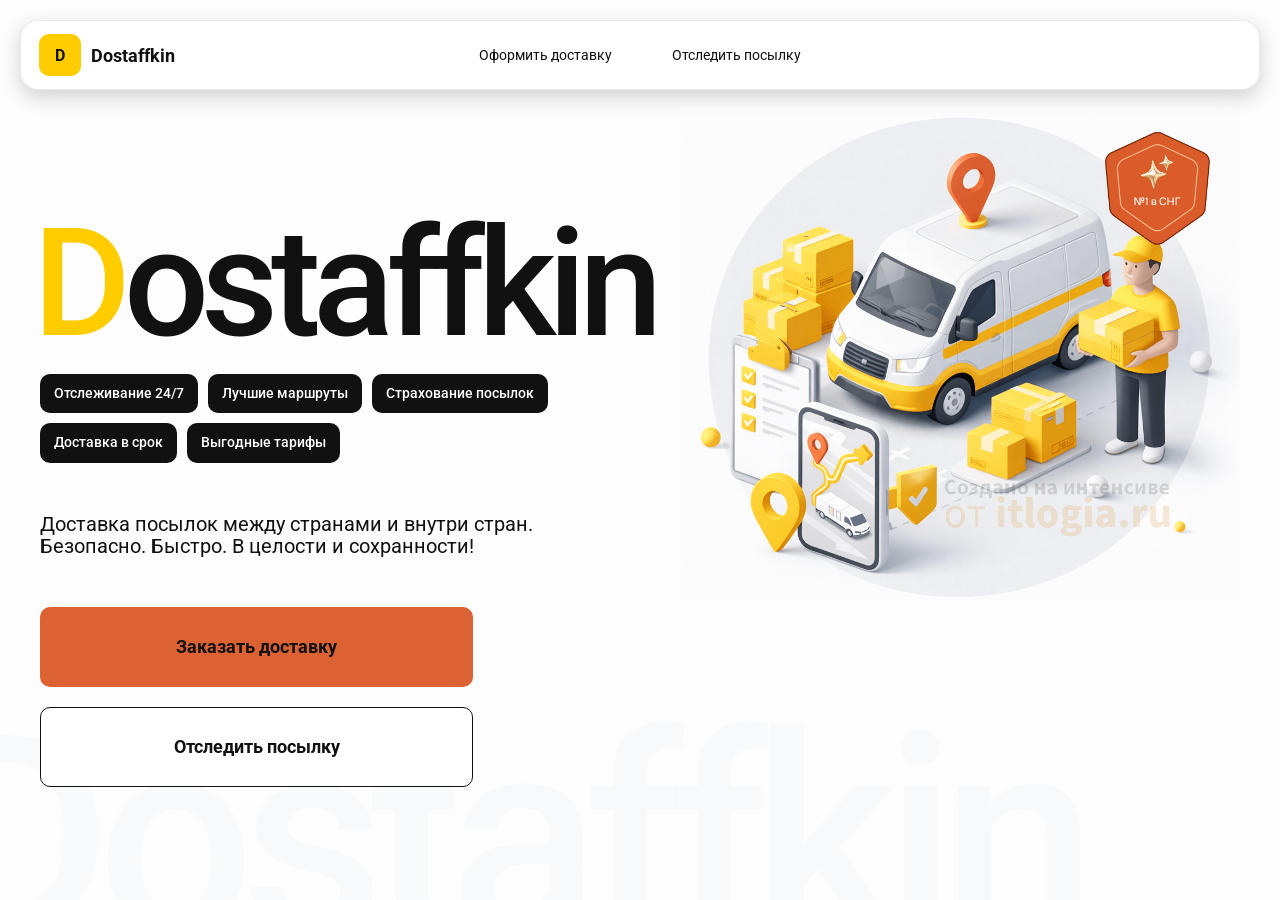
<file: index.html>
<!DOCTYPE html>
<html lang="ru">

<head>
    <meta charset="UTF-8"/>
    <meta name="viewport" content="width=device-width,initial-scale=1,maximum-scale=1,user-scalable=0" />
    <title>Dostaffkin — Доставка посылок между странами и внутри стран. Безопасно. Быстро. В целости и сохранности!
    </title>
    <link rel="stylesheet" href="styles/base.css" />
    <link rel="stylesheet" href="styles/base_adaptive.css" />
    <link rel="stylesheet" href="styles/index.css" />
    <link rel="stylesheet" href="styles/index_adaptive.css" />
</head>

<body>
    <div class="container">
        <header class="header">
            <a class="header-brand" href="#">
                <div class="header-logo">D</div>
                <div class="header-title">Dostaffkin</div>
            </a>
            <nav class="header-menu">
                <a class="header-link" href="./order.html">Оформить <span>доставку</span></a>
                <a class="header-link" href="./track.html">Отследить <span>посылку</span></a>
            </nav>
        </header>
        <main class="main">
            <section class="main-info">
                <div class="main-title">
                    <span>D</span>ostaffkin
                </div>
                <div class="main-features">
                    <div class="main-feature">Отслеживание 24/7</div>
                    <div class="main-feature">Лучшие маршруты</div>
                    <div class="main-feature">Страхование посылок</div>
                    <div class="main-feature">Доставка в срок</div>
                    <div class="main-feature">Выгодные тарифы</div>
                </div>
                <div class="main-description">
                    Доставка посылок между странами и внутри стран.
                    Безопасно. Быстро. В целости и сохранности!
                </div>
                <div class="main-actions">
                    <a class="button" type="button" href="./order.html">Заказать доставку</a>
                    <a class="button button-white" type="button" href="./track.html">Отследить посылку</a>
                </div>
            </section>
            <div class="main-title-ghost">Dostaffkin</div>
            <section class="main-image">
                <img src="images/main-image.png" alt="Main image" />
            </section>
        </main>
    </div>
</body>

</html>
</file>
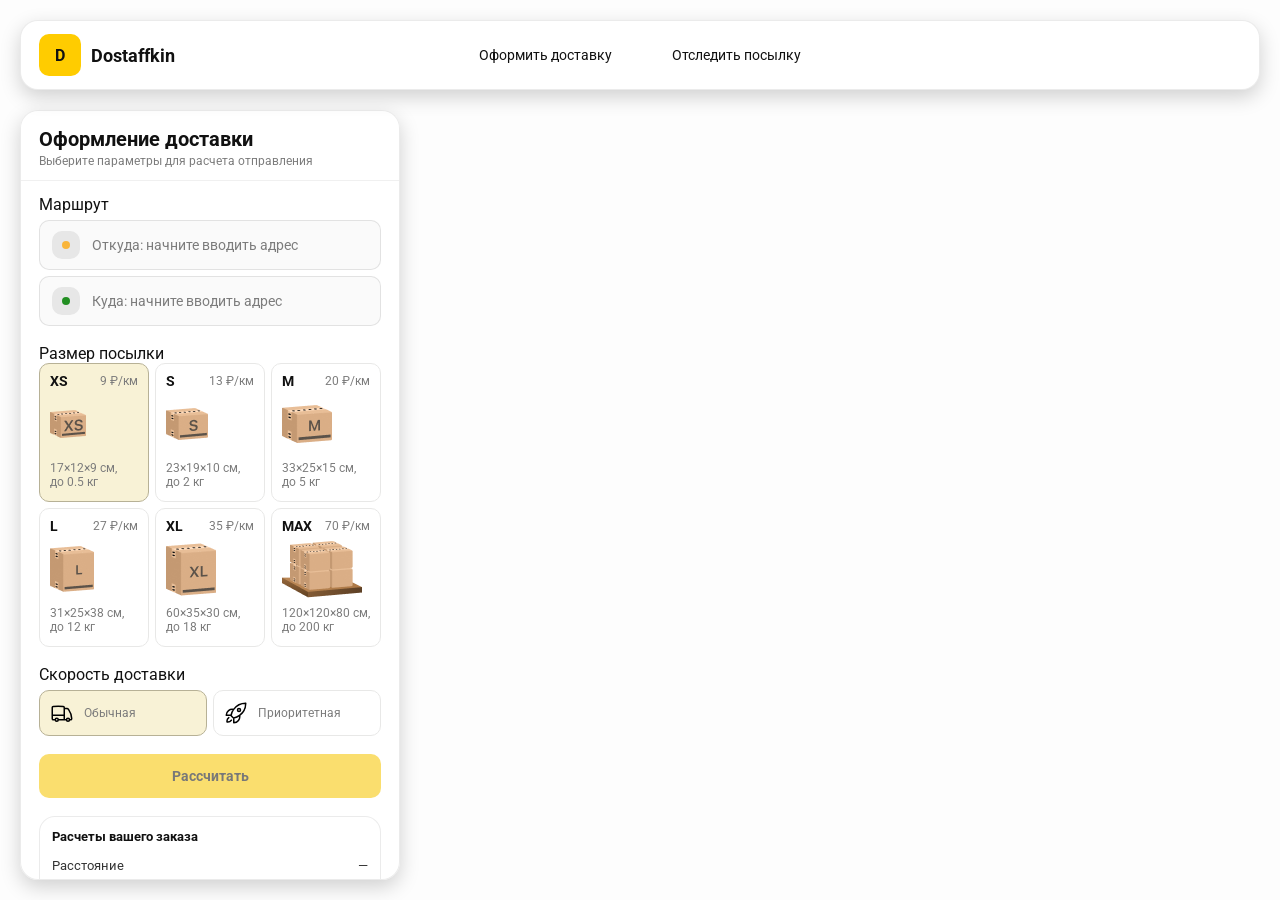
<file: order.html>
<!doctype html>
<html lang="ru">

<head>
    <meta charset="utf-8" />
    <meta name="viewport" content="width=device-width,initial-scale=1,maximum-scale=1,user-scalable=0" />
    <title>Оформление доставки</title>

    <link rel="stylesheet" href="styles/base.css" />
    <link rel="stylesheet" href="styles/base_adaptive.css" />

    <link rel="stylesheet" href="styles/order.css" />
    <link rel="stylesheet" href="styles/order_adaptive.css" />

    <script src="https://api-maps.yandex.ru/2.1/?lang=ru_RU&apikey=a2b507d7-438e-4785-ae05-ac6a55999b5f&suggest_apikey=eb65bd74-0336-4f77-8c39-ddab81bbb7f9" type="text/javascript"></script>
</head>

<body>
    <!-- block with map -->
    <div id="map"></div>

    <!-- header -->
    <header class="header">
        <a class="header-brand" href="./index.html">
            <div class="header-logo">D</div>
            <div class="header-title">Dostaffkin</div>
        </a>
        <nav class="header-menu">
            <a class="header-link" href="#">Оформить <span>доставку</span></a>
            <a class="header-link" href="./track.html">Отследить <span>посылку</span></a>
        </nav>
    </header>

    <!-- aside -->
    <aside class="main" id="sidebar">
        <div class="main-header">
            <div class="main-title">Оформление доставки</div>
            <div class="main-text">Выберите параметры для расчета отправления</div>
        </div>
        <div class="main-content">
            <!-- main-route -->
            <div class="main-route">
                <div class="main-block-title">Маршрут</div>
                <div class="main-fields">
                    <div class="main-field" id="fromField">
                        <div class="main-pin"></div>
                        <input id="from" placeholder="Откуда: начните вводить адрес" autocomplete="off" />
                        <div class="main-ac" id="fromAc" role="listbox" aria-label="Подсказки адресов"></div>
                    </div>

                    <div class="main-field" id="toField">
                        <div class="main-pin"></div>
                        <input id="to" placeholder="Куда: начните вводить адрес" autocomplete="off" />
                        <div class="main-ac" id="toAc" role="listbox" aria-label="Подсказки адресов"></div>
                    </div>
                </div>
            </div>
            <!-- main-package -->
            <div class="main-package">
                <div class="main-block-title">Размер посылки</div>

                <div class="main-sizes">
                    <div class="main-size-card is-active" data-value="xs">
                        <div class="main-size-top">
                            <div class="main-size-label">XS</div>
                            <div class="main-size-rate">9 ₽/км</div>
                        </div>
                        <div class="main-size-media">
                            <img src="images/sizes/xs.png" alt="Короб XS" />
                        </div>
                        <div class="main-size-description">17×12×9 см,<br>до 0.5 кг</div>
                    </div>

                    <div class="main-size-card" data-value="s">
                        <div class="main-size-top">
                            <div class="main-size-label">S</div>
                            <div class="main-size-rate">13 ₽/км</div>
                        </div>
                        <div class="main-size-media">
                            <img src="images/sizes/s.png" alt="Короб S" />
                        </div>
                        <div class="main-size-description">23×19×10 см,<br>до 2 кг</div>
                    </div>

                    <div class="main-size-card" data-value="m">
                        <div class="main-size-top">
                            <div class="main-size-label">M</div>
                            <div class="main-size-rate">20 ₽/км</div>
                        </div>
                        <div class="main-size-media">
                            <img src="images/sizes/m.png" alt="Короб M" />
                        </div>
                        <div class="main-size-description">33×25×15 см,<br>до 5 кг</div>
                    </div>

                    <div class="main-size-card" data-value="l">
                        <div class="main-size-top">
                            <div class="main-size-label">L</div>
                            <div class="main-size-rate">27 ₽/км</div>
                        </div>
                        <div class="main-size-media">
                            <img src="images/sizes/l.png" alt="Короб L" />
                        </div>
                        <div class="main-size-description">31×25×38 см,<br>до 12 кг</div>
                    </div>

                    <div class="main-size-card" data-value="xl">
                        <div class="main-size-top">
                            <div class="main-size-label">XL</div>
                            <div class="main-size-rate">35 ₽/км</div>
                        </div>
                        <div class="main-size-media">
                            <img src="images/sizes/xl.png" alt="Короб XL" />
                        </div>
                        <div class="main-size-description">60×35×30 см,<br>до 18 кг</div>
                    </div>

                    <div class="main-size-card" data-value="max">
                        <div class="main-size-top">
                            <div class="main-size-label">MAX</div>
                            <div class="main-size-rate">70 ₽/км</div>
                        </div>
                        <div class="main-size-media main-size-media-palleta">
                            <img src="images/sizes/max.png" alt="Паллета" />
                        </div>
                        <div class="main-size-description">120×120×80 см,<br>до 200 кг</div>
                    </div>
                </div>
            </div>
            <!-- main-speed -->
            <div class="main-speed">
                <div class="main-block-title">Скорость доставки</div>

                <div class="main-speeds">
                    <div class="main-speed-card is-active" data-value="regular">
                        <img class="main-speed-media" src="images/icons/regular.svg" alt="Regular" />
                        <div class="main-speed-description">Обычная</div>
                    </div>
                    <div class="main-speed-card" data-value="fast">
                        <img class="main-speed-media" src="images/icons/fast.svg" alt="Fast" />
                        <div class="main-speed-description">Приоритетная</div>
                    </div>

                </div>
            </div>
            <!-- main-calculate-block -->
            <div class="main-calculate-block">
                <button id="calc" class="button calculate-button" type="button" disabled>Рассчитать</button>
            </div>
            <!-- main-result -->
            <div class="main-result" id="result">
                <div class="main-result-title">Расчеты вашего заказа</div>
                <div class="main-result-lines">
                    <div class="main-result-line"><span>Расстояние</span><span id="distanceValue">—</span></div>
                    <div class="main-result-line"><span>Доставим через</span><span id="durationValue">—</span></div>
                    <div class="main-result-line"><span>Тариф</span><span id="rateValue">—</span></div>
                </div>
                <div class="main-price">
                    <div class="main-price-label">Итого</div>
                    <div class="main-price-value" id="totalValue">—</div>
                </div>
            </div>
            <!-- main-order-box -->
            <div class="main-order-box">
                <div class="main-order-form" id="orderForm">
                    <div class="main-order-title">Оформление доставки</div>
                    <div class="main-block-info-row">
                        <div class="main-block-title">Контакты</div>
                        <div class="order-fields">
                            <div class="main-field">
                                <input id="customerName" placeholder="Ваше имя" autocomplete="off" />
                            </div>
                            <div class="main-field">
                                <input id="customerPhone" placeholder="Ваш телефон" autocomplete="off"
                                    inputmode="tel" />
                            </div>
                        </div>
                    </div>
                    <div class="main-block-info-row extra-info">
                        <div class="main-block-title">Дополнительная информация</div>
                        <div class="main-field textarea">
                            <textarea id="comment" placeholder="Детали доставки и комментарии"></textarea>
                        </div>
                    </div>
                    <button id="submit" class="button main-submit-request" type="button" disabled>Отправить
                        заявку
                    </button>
                </div>

                <div class="main-order-success" id="orderSuccess">
                    <div class="main-success-icon">✓</div>
                    <div class="main-success-title">Заявка отправлена!</div>
                    <div class="main-success-title">Номер отправления – <span id="orderId"></span></div>
                    <div class="main-success-subtitle">Мы скоро свяжемся с вами</div>
                </div>
            </div>
        </div>
    </aside>
    <script src="./scripts/order.js"></script>
</body>

</html>
</file>
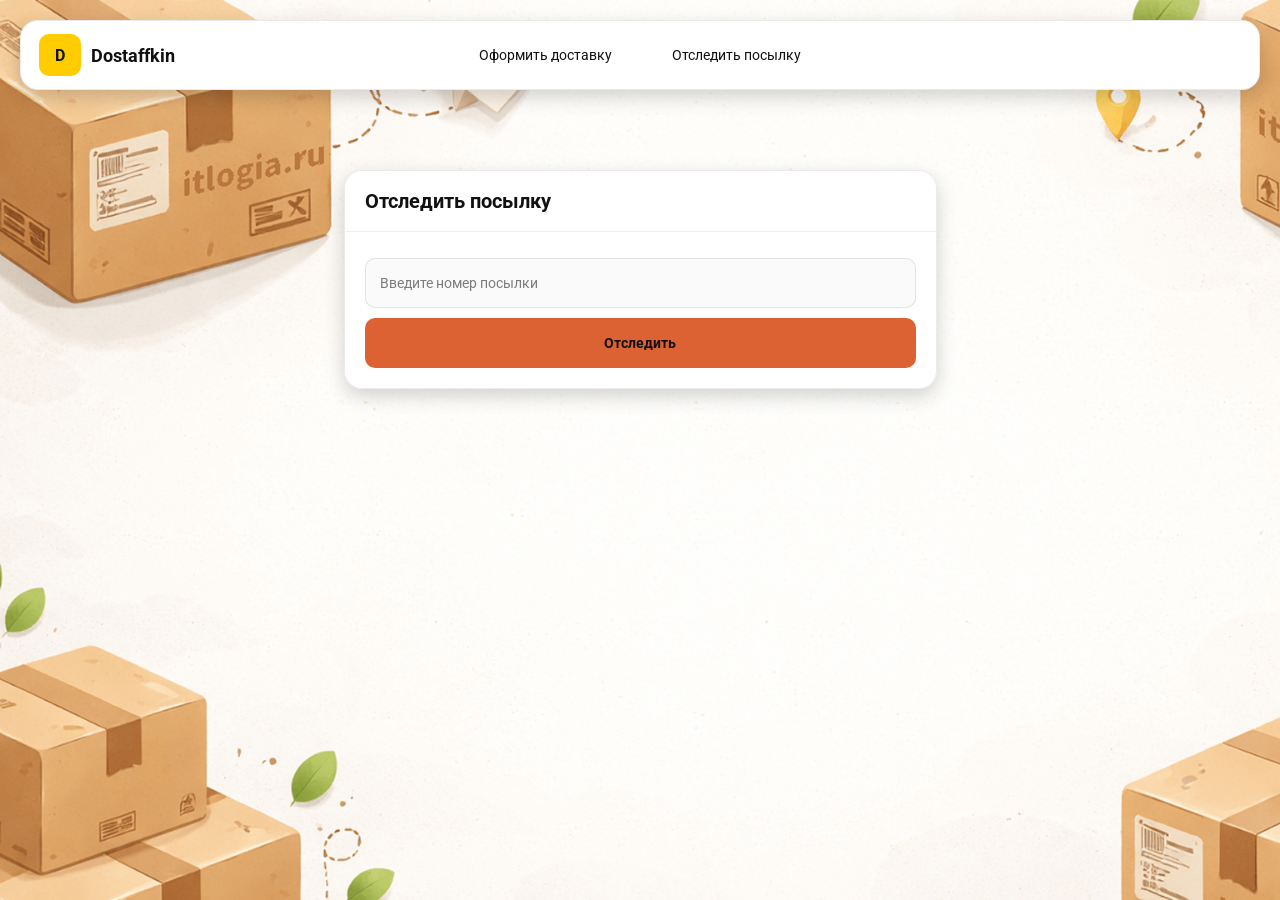
<file: track.html>
<!doctype html>
<html lang="ru">

<head>
    <meta charset="utf-8" />
    <meta name="viewport" content="width=device-width,initial-scale=1,maximum-scale=1,user-scalable=0" />
    <title>Отследить посылку</title>
    <link rel="stylesheet" href="styles/base.css" />
    <link rel="stylesheet" href="styles/base_adaptive.css" />

    <link rel="stylesheet" href="styles/track.css" />
    <link rel="stylesheet" href="styles/track_adaptive.css" />
</head>

<body>
    <div class="container">
        <!-- header -->
        <header class="header">
            <a class="header-brand" href="./index.html">
                <div class="header-logo">D</div>
                <div class="header-title">Dostaffkin</div>
            </a>
            <nav class="header-menu">
                <a class="header-link" href="./order.html">Оформить <span>доставку</span></a>
                <a class="header-link" href="#">Отследить <span>посылку</span></a>
            </nav>
        </header>

        <main class="track-content">
            <!-- track-search -->
            <section class="track-card track-search">
                <div class="track-title">Отследить посылку</div>
                <div class="track-action">
                    <div class="main-field track-field">
                        <input id="trackNumber" placeholder="Введите номер посылки" autocomplete="off" />
                    </div>
                    <button id="trackButton" class="button track-button" type="button">Отследить</button>
                </div>
            </section>
            <!-- track-result -->
            <section class="track-card track-result" id="trackResult">
                <div class="track-result-header">
                    <div class="track-id" id="trackIdValue"></div>
                    <div class="track-routes">
                        <div class="track-route">
                            <div class="track-route-pin">
                                <svg xmlns="http://www.w3.org/2000/svg" fill="none" viewBox="0 0 24 24"
                                    stroke-width="1.5" stroke="orange" class="size-6">
                                    <path stroke-linecap="round" stroke-linejoin="round"
                                        d="M15 10.5a3 3 0 1 1-6 0 3 3 0 0 1 6 0Z" />
                                    <path stroke-linecap="round" stroke-linejoin="round"
                                        d="M19.5 10.5c0 7.142-7.5 11.25-7.5 11.25S4.5 17.642 4.5 10.5a7.5 7.5 0 1 1 15 0Z" />
                                </svg>
                            </div>
                            <div class="track-route-address" id="trackFromValue">
                                Откуда: Москва, улица Арбат, 1
                            </div>
                        </div>
                        <div class="track-route track-route-arrow">
                            <svg xmlns="http://www.w3.org/2000/svg" fill="none" viewBox="0 0 24 24" stroke-width="1.5"
                                stroke="currentColor" class="size-6">
                                <path stroke-linecap="round" stroke-linejoin="round"
                                    d="M19.5 13.5 12 21m0 0-7.5-7.5M12 21V3" />
                            </svg>
                        </div>
                        <div class="track-route">
                            <div class="track-route-pin">
                                <svg xmlns="http://www.w3.org/2000/svg" fill="none" viewBox="0 0 24 24"
                                    stroke-width="1.5" stroke="green" class="size-6">
                                    <path stroke-linecap="round" stroke-linejoin="round"
                                        d="M15 10.5a3 3 0 1 1-6 0 3 3 0 0 1 6 0Z" />
                                    <path stroke-linecap="round" stroke-linejoin="round"
                                        d="M19.5 10.5c0 7.142-7.5 11.25-7.5 11.25S4.5 17.642 4.5 10.5a7.5 7.5 0 1 1 15 0Z" />
                                </svg>
                            </div>
                            <div class="track-route-address" id="trackToValue">
                                Куда: Минск, проспект Независимости, 58
                            </div>
                        </div>
                    </div>
                </div>
                <div class="track-info">
                    <div class="track-status-title">Статус данной посылки:</div>
                    <div class="track-status-list" id="trackStatusList">

                    </div>
                </div>
            </section>
        </main>
    </div>
    <script src="./scripts/track.js"></script>
</body>

</html>
</file>
<file: styles/base.css>
*, *::before, *::after {
    box-sizing: border-box;
}

@font-face {
    font-family: "Roboto";
    src: url("../fonts/Roboto-Regular.ttf");
    font-weight: normal;
}

@font-face {
    font-family: "Roboto";
    src: url("../fonts/Roboto-Bold.ttf");
    font-weight: bold;
}

@font-face {
    font-family: "Roboto";
    src: url("../fonts/Roboto-Medium.ttf");
    font-weight: 500;
}

html, body {
    margin: 0;
    color: #111111;
    font-family: "Roboto", sans-serif;
}

body {
    background: #FDFDFD;
}

.header {
    border-radius: 18px;
    box-shadow: 0 7px 20px 0 #0000002E;
    backdrop-filter: blur(10px);
    background: #ffffff;
    left: 20px;
    border: 1px solid rgba(0, 0, 0, 0.08);
    position: fixed;
    right: 20px;
    top: 20px;
    padding: 14px 18px;
    height: 70px;
    display: flex;
    align-items: center;
    z-index: 6;
}

.header-brand {
    display: flex;
    align-items: center;
    text-decoration: none;
    gap: 10px;
}

.header-logo {
    width: 42px;
    height: 42px;
    border-radius: 10px;
    background: #FFCC00;
    display: grid;
    place-items: center;
    font-weight: bold;
    color: #111;
}

.header-title {
    font-size: 18px;
    font-weight: bold;
    color: #111111;
    text-decoration: none;
}

.header-menu {
    display: flex;
    align-items: center;
    gap: 60px;
    margin: 0;
    position: absolute;
    left: 50%;
    transform: translateX(-50%);
}

.header-link {
    font-size: 14px;
    color: #111111;
    text-decoration: none;
}

.button {
    border: 0;
    outline: none;
    height: 44px;
    border-radius: 10px;
    font-size: 14px;
    font-weight: bold;
    cursor: pointer;
    font-family: inherit;
    transition: transform .08s ease, opacity .12s ease;
	background: #DC6133;
    /*background: #ffcc00;*/
    color: #111111;
    text-align: center;
    text-decoration: none;
}

.button:hover {
    background-color: #E5BC19;
}

.button:disabled {
    cursor: not-allowed;
    background-color: #FADE6E;
    color: #787878;
    transform: none;
}

.button.button-white {
    background: #ffffff;
    border: 1px solid #111111;
}

.button.button-white:hover {
    background: rgb(241 241 241);
}

.main-field {
    display: flex;
    align-items: center;
    margin-top: 6px;
    gap: 10px;
    border: 1px solid #1111111A;
    background: #FAFAFA;
    border-radius: 10px;
    padding: 10px 12px;
    position: relative;
    box-sizing: border-box;
    height: 50px;
}

.main-field.textarea {
    height: auto;
}

.main-pin {
    width: 28px;
    height: 28px;
    border-radius: 10px;
    background: rgba(17, 17, 17, 0.08);
    display: grid;
    place-items: center;
    flex: 0 0 auto;
    position: relative;
}

.main-pin::before {
    content: "";
    width: 8px;
    height: 8px;
    border-radius: 999px;
    background: orange;
    opacity: .75;
    display: block;
}

.main-field:last-child .main-pin::before {
    background: green;
    opacity: .85;
}

input, textarea {
    width: 100%;
    border: 0;
    outline: none;
    background: transparent;
    font-size: 14px;
    color: #111111;
    font-family: inherit;
}

textarea {
    resize: vertical;
    min-height: 72px;
    padding: 2px 0;
}

input::placeholder, textarea::placeholder {
    color: #7C7C7C;
}

.main-field:focus-within {
    border-color: rgba(0, 0, 0, 0.20);
    box-shadow: 0 0 0 4px rgba(255, 204, 0, 0.35);
    background: rgba(255, 255, 255, 0.75);
}
</file>
<file: styles/base_adaptive.css>
@media (max-width: 767px) {
    .header {
        left: 10px;
        right: 10px;
        top: 10px;
    }

    .header-link span {
        display: none;
    }

    .header-menu {
        gap: 20px;
        justify-content: flex-start;
        margin: 0 0 0 30px;
        position: static;
        transform: none;
    }
}

@media (max-width: 420px) {
    .header-title {
        display: none;
    }
}

@media (max-width: 374px) {
    .header-menu {
        gap: 10px;
        margin: 0 0 0 10px;
    }
}
</file>
<file: styles/index.css>
.container {
    overflow: hidden;
    min-height: 100vh;
}

.main {
    padding: 111px 40px 40px;
    position: relative;
    display: flex;
}

.main-info {
    max-width: 840px;
    width: 100%;
    position: relative;
}

.main-title {
    margin-top: 98px;
    font-weight: 500;
    font-size: 200px;
    line-height: 1;
    letter-spacing: -0.05em;
    color: #111111;
    left: -15px;
    position: relative;
}

.main-title span {
    color: #ffcc00;
}

.main-features {
    margin-top: 15px;
    display: flex;
    flex-wrap: wrap;
    gap: 10px;
}

.main-feature {
    background: #111111;
    color: #ffffff;
    padding: 12px 14px;
    font-weight: 500;
    font-size: 14px;
    line-height: 1.1;
    border-radius: 10px;
}

.main-description {
    margin-top: 50px;
    max-width: 500px;
    font-size: 20px;
    line-height: 1.1;
    color: #111111;
}

.main-actions {
    margin-top: 50px;
    display: flex;
    flex-direction: column;
    gap: 20px;
}

.main-actions .button {
    height: 80px;
    width: 433px;
    font-size: 18px;
    font-weight: bold;
    place-items: center;
    display: grid;
}

.main-title-ghost {
    position: absolute;
    z-index: -1;
    left: -70px;
    bottom: -150px;
    font-weight: 500;
    font-size: 278px;
    line-height: 1;
    letter-spacing: -0.05em;
    color: #ECEDF04D;
}

.main-image {
    width: 1024px;
    top: 100px;
    z-index: -2;
}

.main-image img {
    width: 100%;
    max-width: 1024px;
    height: auto;
    display: block;
}
</file>
<file: styles/index_adaptive.css>
@media (max-width: 1760px) {
    .main-title {
        font-size: 150px;
        left: -7px;
    }

    .main-info {
        max-width: 640px;
    }
}

@media (max-width: 1200px) {
    .main-info {
        max-width: 540px;
    }

    .main {
        padding: 111px 20px 20px;
    }

    .main-title {
        font-size: 120px;
        left: -4px;
    }

    .main-title-ghost {
        font-size: 220px;
    }
}

@media (max-width: 1024px) {
    .main-title {
        margin-top: 30px;
    }

    .main {
        flex-direction: column-reverse;
    }

    .main-image {
        max-width: 350px;
        position: absolute;
        left: 370px;
        top: 370px;
    }

    .main-info {
        max-width: 100%;
    }

    .main-actions {
        gap: 10px;
    }

    .main-actions .button {
        height: 50px;
        font-size: 14px;
        width: auto;
        max-width: 300px;
    }

    .main-description {
        max-width: 350px;
    }
}

@media (max-width: 570px) {
    .main-title {
        font-size: 88px;
    }

    .main-description {
        max-width: 100%
    }

    .main-actions {
       width: 100%;
    }

    .main-actions .button {
        width: 100%;
        max-width: 100%
    }

    .main-image {
        max-width: 650px;
        position: absolute;
        left: 170px;
        top: 70px;
        opacity: 0.2;
    }
}

@media (max-width: 400px) {
    .main-title {
        font-size: 70px;
    }
}
</file>
<file: styles/order.css>
#map {
    /* background-image: url("../images/order-bg.png");
    background-size: cover; */
    position: fixed;
    inset: 0;
}

.main {
    border-radius: 18px;
    box-shadow: 0 7px 20px 0 #0000002E;
    backdrop-filter: blur(10px);
    background: rgba(255, 255, 255, 0.96);
    left: 20px;
    border: 1px solid rgba(0, 0, 0, 0.08);
    position: fixed;
    top: 110px;
    bottom: 20px;
    width: 380px;
    display: flex;
    flex-direction: column;
    overflow: hidden;
    z-index: 5;
}

.main-header {
    padding: 18px 18px 12px 18px;
    border-bottom: 1px solid rgba(0, 0, 0, 0.06);
    display: flex;
    flex-direction: column;
}

.main-title {
    font-size: 20px;
    line-height: 100%;
    font-weight: bold;
}

.main-text {
    font-size: 12px;
    margin-top: 5px;
    color: #7C7C7C;
}

.main-content {
    padding: 14px 18px 18px 18px;
    overflow: auto;
    scrollbar-width: none;
    display: flex;
    flex-direction: column;
    gap: 18px;
    flex: 1;
}

.main-sizes {
    display: grid;
    gap: 6px;
    grid-template-columns: repeat(3, 1fr);
}

.main-size-card {
    border: 1px solid #E8E8E7;
    background: #FFFFFF;
    border-radius: 10px;
    padding: 10px;
    cursor: pointer;
    user-select: none;
    transition: transform .08s ease, border-color .12s ease, background .12s ease;
    min-height: 139px;
}

.main-size-card:hover {
    transform: translateY(-1px);
}

.main-size-card.is-active {
    background-color: #F8F2D6;
    border-color: #B7B196;
}

.main-size-top {
    display: flex;
    align-items: center;
    justify-content: space-between;
}

.main-size-label {
    font-weight: bold;
    font-size: 14px;
    color: #111111;
    line-height: 100%;
}

.main-size-rate {
    font-size: 12px;
    color: #7C7C7C;
    line-height: 100%;
}

.main-size-media {
    margin-top: 8px;
    height: 57px;
}

.main-size-description {
    margin-top: 8px;
    font-size: 12px;
    color: #7C7C7C;
    line-height: 1.2;
}

.calculate-button {
    width: 100%;
}

.main-result {
    border: 1px solid rgba(0, 0, 0, 0.08);
    background: rgba(255, 255, 255, 0.75);
    border-radius: 16px;
    padding: 12px;
    line-height: 1.25;
}

.main-result-title {
    font-weight: bold;
    font-size: 13px;
    color: #111111;
    margin-bottom: 13px;
}

.main-result-lines {
    gap: 8px;
    display: flex;
    flex-direction: column;
}

.main-result-line {
    font-size: 13px;
    color: rgba(17, 17, 17, 0.85);
    display: flex;
    justify-content: space-between;
}

.main-price {
    margin-top: 18px;
    padding-top: 10px;
    border-top: 1px dashed rgba(0, 0, 0, 0.12);
    display: flex;
    align-items: baseline;
    justify-content: space-between;
}

.main-price-label {
    font-size: 12px;
    color: rgba(17, 17, 17, 0.55);
}

.main-price-value {
    font-size: 20px;
    font-weight: bold;
    color: #111111;
    letter-spacing: -0.3px;
}

.main-order-box {
    background: #ffffff;
    border: 1px solid #E8E8E7;
    border-radius: 10px;
    padding: 12px;
}

.main-order-title {
    margin-bottom: 8px;
    font-weight: bold;
    font-size: 14px;
    color: #111111;
}

.main-block-info {
    display: flex;
    flex-direction: column;
    gap: 6px;
}

.order-fields {
    display: grid;
    grid-template-columns: 1fr 1fr;
    column-gap: 10px;
    margin-top: 6px;
}

.main-block-info-row.extra-info {
    display: block;
    margin-top: 13px;
}

.main-submit-request {
    width: 100%;
    margin-top: 6px;
}

.main-order-success {
    display: none;
    text-align: center;
    padding: 22px 12px;
    gap: 12px;
}

.main-order-success.is-visible {
    display: flex;
    flex-direction: column;
    align-items: center;
}

.main-success-icon {
    width: 56px;
    height: 56px;
    border-radius: 50%;
    background: #16a34a;
    color: #ffffff;
    display: grid;
    place-items: center;
    font-size: 30px;
}

.main-success-title {
    font-size: 14px;
    font-weight: bold;
    color: #111111;
}

.main-success-subtitle {
    font-size: 12px;
    color: rgba(17, 17, 17, 0.55);
    line-height: 1.3;
}

.main-speed .main-block-title {
    margin-bottom: 6px;
}

.main-speeds {
    display: grid;
    gap: 6px;
    grid-template-columns: repeat(2, 1fr);
}

.main-speed-card {
    border: 1px solid #E8E8E7;
    background: #FFFFFF;
    border-radius: 10px;
    padding: 10px;
    cursor: pointer;
    user-select: none;
    transition: transform .08s ease, border-color .12s ease, background .12s ease;
    display: flex;
    align-items: center;
    gap: 10px;
}

.main-speed-card:hover {
    transform: translateY(-1px);
}

.main-speed-card.is-active {
    background-color: #F8F2D6;
    border-color: #B7B196;
}

.main-speed-description {
    font-size: 12px;
    color: #7C7C7C;
    line-height: 1.2;
}
</file>
<file: styles/order_adaptive.css>
@media (max-width: 767px) {
    .main {
        left: 10px;
        right: 10px;
        top: 50%;
        bottom: 12px;
        width: auto;
        max-width: none;
    }
}

@media (max-width: 420px) {
    .main-sizes {
        grid-template-columns: repeat(2, 1fr);
    }
}
</file>
<file: styles/track.css>
.container {
    background: #F4F4F4 url("../images/track-bg.png");
    background-size: cover;
    min-height: 100vh;
    padding: 170px 0 50px 0;
}

.track-content {
    width: 593px;
    margin: 0 auto;
}

.track-card {
    width: 100%;
    border-radius: 18px;
    box-shadow: 0 7px 20px 0 #0000002E;
    backdrop-filter: blur(10px);
    background: rgba(255, 255, 255, 0.96);
    border: 1px solid rgba(0, 0, 0, 0.08);
}

.track-title {
    font-size: 20px;
    line-height: 100%;
    font-weight: bold;
    border-bottom: 1px solid #EEEEEE;
    padding: 20px;
}

.track-action {
    padding: 20px;
}

.track-button {
    width: 100%;
    height: 50px;
}

.track-field {
    margin-bottom: 10px;
}

.track-result {
    margin-top: 5px;
    display: none;
}

.track-result.is-visible {
    display: block;
}

.track-result-header {
    font-weight: bold;
    font-size: 14px;
    color: #111111;
    padding: 20px;
    border-bottom: 1px solid #EEEEEE;
}

.track-id {
    margin-bottom: 12px;
    font-size: 20px;
}

.track-routes {
    display: flex;
    flex-direction: column;
    gap: 10px;
    font-weight: normal;
}

.track-route {
    display: flex;
    align-items: center;
    gap: 10px;
}

.track-route-pin {
    width: 24px;
    height: 24px;
    flex-shrink: 0;
}

.track-route-arrow {
    padding: 15px 0;
    width: 24px;
    height: 24px;
}

.track-info {
    padding: 20px;
}

.track-status {
    display: flex;
    align-items: center;
    font-size: 12px;
    gap: 10px;
}

.track-status-title {
    font-size: 14px;
    color: #111111;
    margin-bottom: 20px;
}

.track-status-list {
    display: flex;
    flex-direction: column;
    gap: 15px;
}

.track-status-icon {
    width: 40px;
    height: 40px;
    border-radius: 50%;
    background: rgba(17, 17, 17, 0.08);
    display: grid;
    place-items: center;
    flex: 0 0 auto;
}

.track-status.created .track-status-icon {
    background-color: #F1CB00;
}

.track-status.in-way .track-status-icon {
    background-color: #F08A11;
}

.track-status.ready .track-status-icon {
    background-color: #A35D0A;
}

.track-status.done .track-status-icon {
    background-color: #37C93B;
}

.track-status-text {
    display: flex;
    align-items: center;
    justify-content: space-between;
    color: #111111;
    font-size: 12px;
    flex: 1;
}

.track-status-date {
    color: rgba(17, 17, 17, 0.55);
}
</file>
<file: styles/track_adaptive.css>
@media (max-width: 767px) {
    .container {
        padding: 130px 0 50px 0;
    }

    .track-content {
        width: 100%;
        padding-left: 10px;
        padding-right: 10px;
    }

    .track-result-header {
        padding: 20px;
    }
}
</file>
